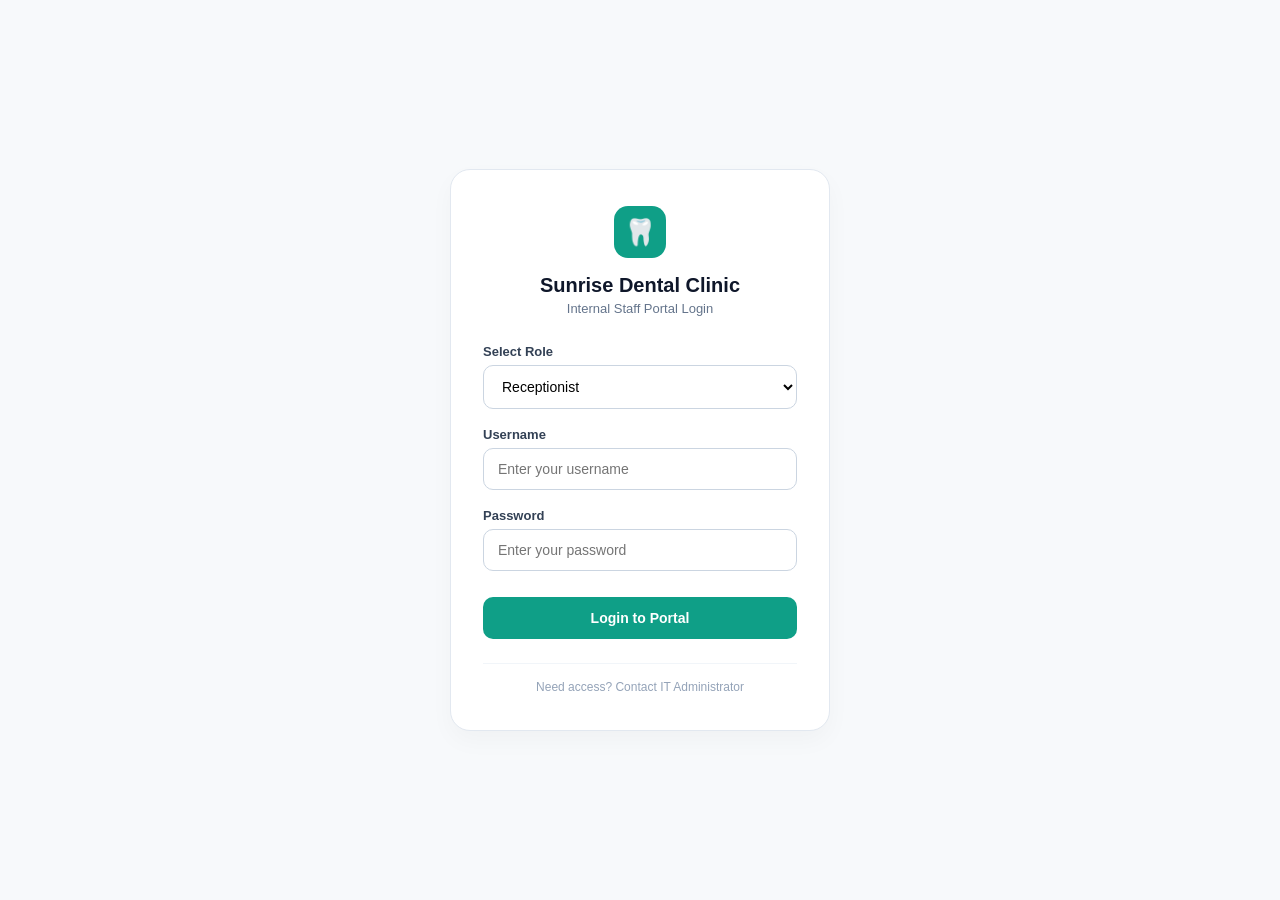
<file: src/main/webapp/index.html>
<!DOCTYPE html>
<html lang="en">
<head>
    <meta charset="UTF-8">
    <meta name="viewport" content="width=device-width, initial-scale=1.0">
    <title>Sunrise Dental Clinic - Staff Login</title>
    <link rel="stylesheet" href="css/login.css">
</head>
<body>

<div class="login-container">
    <div class="login-card">

        <div class="brand-header">
            <div class="logo-icon">🦷</div>
            <h2>Sunrise Dental Clinic</h2>
            <p>Internal Staff Portal Login</p>
        </div>

        <form id="loginForm">

            <div class="form-group">
                <label for="role">Select Role</label>
                <select id="role" required>
                    <option value="receptionist">Receptionist</option>
                    <option value="admin">System Administrator</option>
                </select>
            </div>

            <div class="form-group">
                <label for="username">Username</label>
                <input type="text" id="username" placeholder="Enter your username" required>
            </div>

            <div class="form-group">
                <label for="password">Password</label>
                <input type="password" id="password" placeholder="Enter your password" required>
            </div>

            <button type="submit" class="btn-login">Login to Portal</button>
        </form>

        <div class="login-footer">
            <p>Need access? Contact IT Administrator</p>
        </div>

    </div>
</div>

<!-- External JS Link -->
<script src="js/login.js"></script>

</body>
</html>
</file>
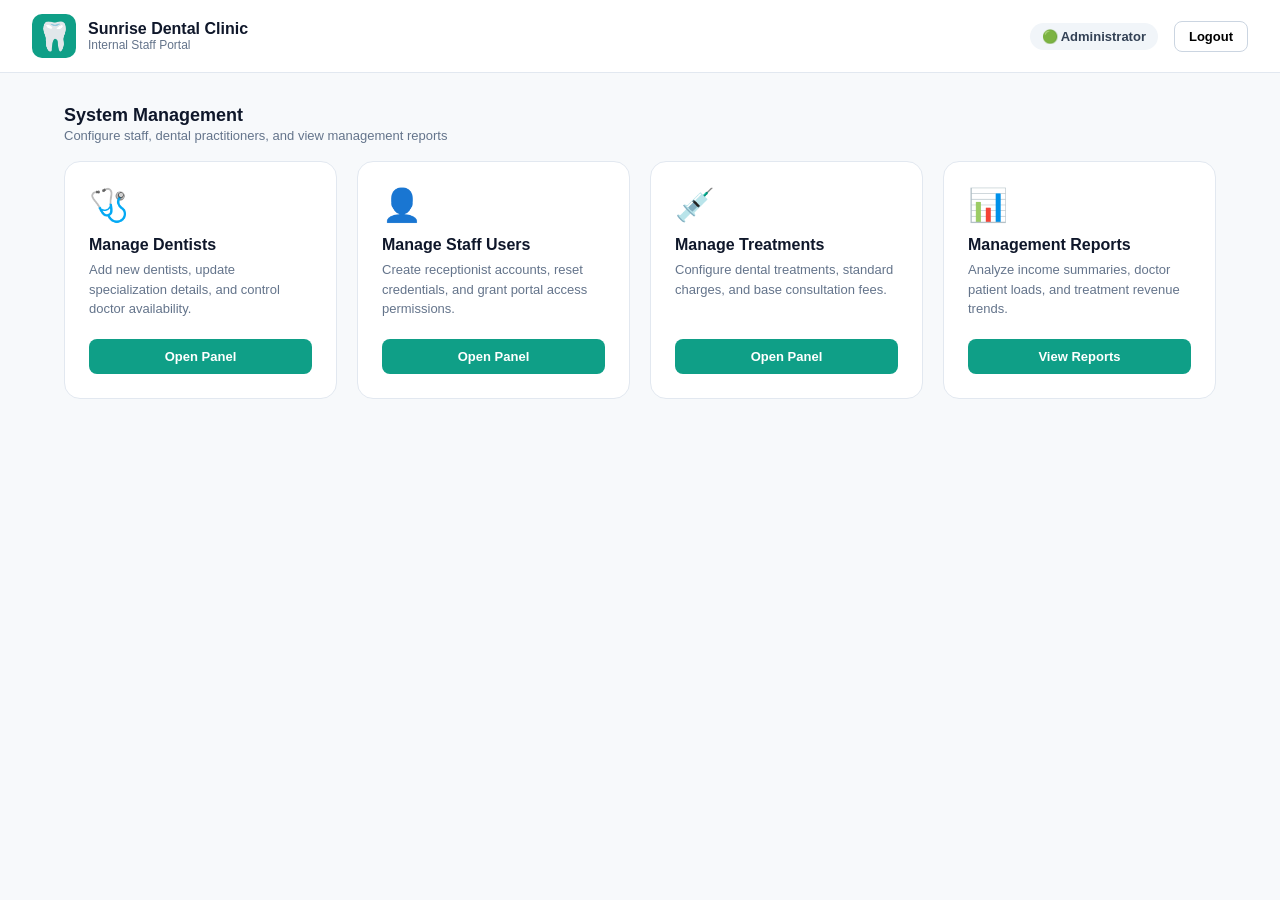
<file: src/main/webapp/admin/dashboard.html>
<!DOCTYPE html>
<html lang="en">
<head>
    <meta charset="UTF-8">
    <meta name="viewport" content="width=device-width, initial-scale=1.0">
    <title>Admin Dashboard - Sunrise Dental Clinic</title>
    <link rel="stylesheet" href="../css/admin-dashboard.css">
</head>
<body>

<!-- Top Navigation Bar -->
<nav class="navbar">
    <div class="nav-brand">
        <span class="logo-icon">🦷</span>
        <div>
            <h2>Sunrise Dental Clinic</h2>
            <p>Internal Staff Portal</p>
        </div>
    </div>
    <div class="nav-right">
        <span class="user-badge">🟢 Administrator</span>
        <button class="btn-logout" onclick="window.location.href='../index.html'">Logout</button>
    </div>
</nav>

<div class="dashboard-container">

    <!-- Management Controls -->
    <div class="section-header">
        <div>
            <h2>System Management</h2>
            <p>Configure staff, dental practitioners, and view management reports</p>
        </div>
    </div>

    <div class="action-grid">
        <div class="action-card">
            <div class="action-icon">🩺</div>
            <h3>Manage Dentists</h3>
            <p>Add new dentists, update specialization details, and control doctor availability.</p>
            <button class="btn-action" onclick="window.location.href='manage-dentists.html'">Open Panel</button>
        </div>

        <div class="action-card">
            <div class="action-icon">👤</div>
            <h3>Manage Staff Users</h3>
            <p>Create receptionist accounts, reset credentials, and grant portal access permissions.</p>
            <button class="btn-action" onclick="window.location.href='manage-staff.html'">Open Panel</button>
        </div>

        <div class="action-card">
            <div class="action-icon">💉</div>
            <h3>Manage Treatments</h3>
            <p>Configure dental treatments, standard charges, and base consultation fees.</p>
            <button class="btn-action" onclick="window.location.href='manage-treatments.html'">Open Panel</button>
        </div>

        <div class="action-card">
            <div class="action-icon">📊</div>
            <h3>Management Reports</h3>
            <p>Analyze income summaries, doctor patient loads, and treatment revenue trends.</p>
            <button class="btn-action" onclick="window.location.href='management-reports.html'">View Reports</button>
        </div>
    </div>

</div>

</body>
</html>
</file>
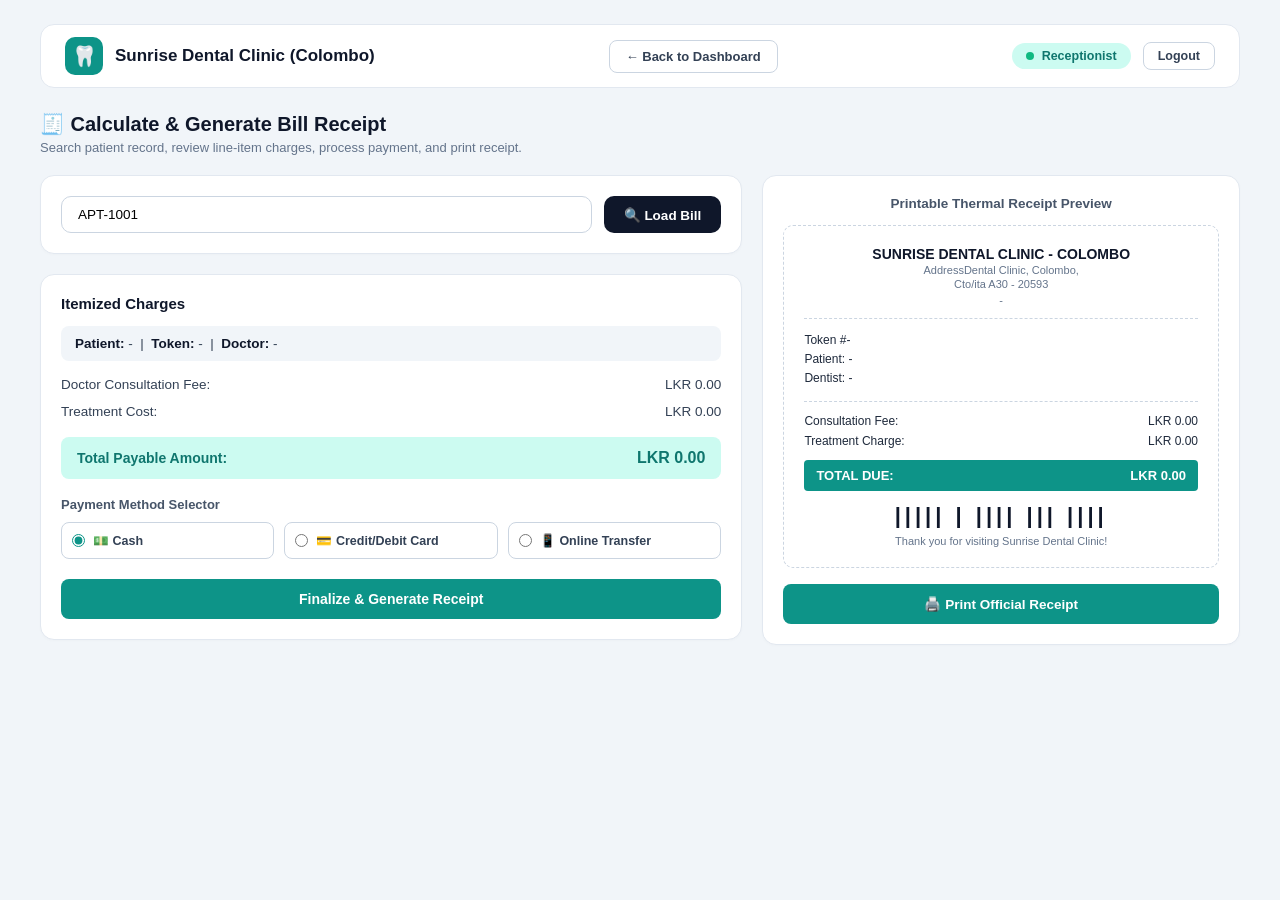
<file: src/main/webapp/receptionist/billing.html>
<!DOCTYPE html>
<html lang="en">
<head>
    <meta charset="UTF-8">
    <title>Calculate & Generate Bill Receipt - Sunrise Dental Clinic</title>
    <link rel="stylesheet" href="../css/billing.css">
</head>
<body>

<!-- Header Navbar -->
<header class="navbar">
    <div class="brand-section">
        <div class="logo-icon">🦷</div>
        <div class="brand-title">Sunrise Dental Clinic (Colombo)</div>
    </div>

    <a href="dashboard.html" class="btn-back">← Back to Dashboard</a>

    <div class="nav-right">
        <div class="user-badge">
            <span class="status-dot"></span> Receptionist
        </div>
        <button class="btn-logout" onclick="location.href='../index.html'">Logout</button>
    </div>
</header>

<!-- Page Header -->
<div class="page-header">
    <h1 class="page-title">🧾 Calculate & Generate Bill Receipt</h1>
    <p class="page-subtitle">Search patient record, review line-item charges, process payment, and print receipt.</p>
</div>

<!-- Main Grid -->
<div class="layout-grid">

    <!-- Left Side Form & Items -->
    <div>
        <!-- Search Card -->
        <div class="card search-card">
            <div class="search-group">
                <input type="text" id="apptSearchInput" class="form-control" placeholder="Enter Appointment Code, e.g., APT-1001..." value="APT-1001">
                <button type="button" class="btn-load" onclick="loadBillData()">🔍 Load Bill</button>
            </div>
        </div>

        <!-- Itemized Charges Card -->
        <div class="card">
            <div class="section-heading">Itemized Charges</div>

            <!-- Patient Summary Strip -->
            <div class="patient-info-strip">
                <strong>Patient:</strong> <span id="pName">-</span> &nbsp;|&nbsp;
                <strong>Token:</strong> <span id="pToken">-</span> &nbsp;|&nbsp;
                <strong>Doctor:</strong> <span id="pDoctor">-</span>
            </div>

            <!-- Charges List -->
            <div class="charge-row">
                <span>Doctor Consultation Fee:</span>
                <span id="feeConsultation">LKR 0.00</span>
            </div>
            <div class="charge-row">
                <span id="lblTreatmentName">Treatment Cost:</span>
                <span id="feeTreatment">LKR 0.00</span>
            </div>

            <!-- Total Payable Bar -->
            <div class="total-payable-box">
                <span>Total Payable Amount:</span>
                <span class="total-payable-amount" id="lblTotalPayable">LKR 0.00</span>
            </div>

            <!-- Payment Method Selector -->
            <div class="payment-selector-title">Payment Method Selector</div>
            <div class="payment-options">
                <label class="payment-option">
                    <input type="radio" name="paymentMethod" value="Cash" checked>
                    <span>💵 Cash</span>
                </label>
                <label class="payment-option">
                    <input type="radio" name="paymentMethod" value="Card">
                    <span>💳 Credit/Debit Card</span>
                </label>
                <label class="payment-option">
                    <input type="radio" name="paymentMethod" value="Online">
                    <span>📱 Online Transfer</span>
                </label>
            </div>

            <!-- Action Button -->
            <button type="button" class="btn-finalize" onclick="finalizeReceipt()">
                Finalize & Generate Receipt
            </button>
        </div>
    </div>

    <!-- Printable Thermal Receipt Preview -->
    <div class="card">
        <div class="receipt-preview-header">Printable Thermal Receipt Preview</div>

        <div class="thermal-receipt" id="printableReceipt">
            <div class="receipt-title">SUNRISE DENTAL CLINIC - COLOMBO</div>
            <div class="receipt-subtext">AddressDental Clinic, Colombo,</div>
            <div class="receipt-subtext">Cto/ita A30 - 20593</div>
            <div class="receipt-subtext" id="recDate" style="margin-top:4px;">-</div>

            <hr class="receipt-dashed-line">

            <div class="receipt-meta">
                Token #<span id="recToken">-</span><br>
                Patient: <span id="recPatient">-</span><br>
                Dentist: <span id="recDoctor">-</span>
            </div>

            <hr class="receipt-dashed-line">

            <div class="receipt-item-row">
                <span>Consultation Fee:</span>
                <span id="recFeeConsultation">LKR 0.00</span>
            </div>
            <div class="receipt-item-row">
                <span id="recTreatmentName">Treatment Charge:</span>
                <span id="recFeeTreatment">LKR 0.00</span>
            </div>

            <div class="receipt-total-bar">
                <span>TOTAL DUE:</span>
                <span id="recTotal">LKR 0.00</span>
            </div>

            <div class="barcode-area">
                <div class="barcode-img">||||| | |||| ||| ||||</div>
            </div>
            <div class="thank-you-msg">Thank you for visiting Sunrise Dental Clinic!</div>
        </div>

        <!-- Print Receipt Button -->
        <button type="button" class="btn-print-official" onclick="window.print()">
            🖨️ Print Official Receipt
        </button>
    </div>

</div>

<script src="../js/billing.js"></script>
</body>
</html>
</file>
<file: src/main/webapp/css/login.css>
* {
    margin: 0;
    padding: 0;
    box-sizing: border-box;
    font-family: 'Inter', -apple-system, BlinkMacSystemFont, 'Segoe UI', Roboto, sans-serif;
}

body {
    background-color: #f7f9fb;
    display: flex;
    justify-content: center;
    align-items: center;
    min-height: 100vh;
}

.login-container {
    width: 100%;
    max-width: 420px;
    padding: 20px;
}

.login-card {
    background: #ffffff;
    padding: 36px 32px;
    border-radius: 20px;
    border: 1px solid #e2e8f0;
    box-shadow: 0 10px 25px rgba(0, 0, 0, 0.03);
}

.brand-header {
    text-align: center;
    margin-bottom: 28px;
}

.logo-icon {
    width: 52px;
    height: 52px;
    background-color: #0f9f87;
    color: white;
    border-radius: 14px;
    display: flex;
    align-items: center;
    justify-content: center;
    font-size: 26px;
    margin: 0 auto 16px auto;
}

.brand-header h2 {
    font-size: 20px;
    color: #0f172a;
    font-weight: 700;
}

.brand-header p {
    font-size: 13px;
    color: #64748b;
    margin-top: 4px;
}

.form-group {
    display: flex;
    flex-direction: column;
    gap: 6px;
    margin-bottom: 18px;
}

.form-group label {
    font-size: 13px;
    font-weight: 600;
    color: #334155;
}

.form-group input,
.form-group select {
    width: 100%;
    padding: 12px 14px;
    border: 1px solid #cbd5e1;
    border-radius: 10px;
    font-size: 14px;
    outline: none;
    transition: border-color 0.2s;
    background-color: #ffffff;
}

.form-group input:focus,
.form-group select:focus {
    border-color: #0f9f87;
}

.btn-login {
    width: 100%;
    background-color: #0f9f87;
    color: white;
    border: none;
    padding: 13px;
    border-radius: 10px;
    font-size: 14px;
    font-weight: 600;
    cursor: pointer;
    margin-top: 8px;
    transition: background-color 0.2s;
}

.btn-login:hover {
    background-color: #0d8a75;
}

.login-footer {
    text-align: center;
    margin-top: 24px;
    padding-top: 16px;
    border-top: 1px solid #f1f5f9;
}

.login-footer p {
    font-size: 12px;
    color: #94a3b8;
}
</file>
<file: src/main/webapp/css/admin-dashboard.css>
* {
    margin: 0;
    padding: 0;
    box-sizing: border-box;
    font-family: 'Inter', -apple-system, BlinkMacSystemFont, 'Segoe UI', Roboto, sans-serif;
}

body {
    background-color: #f7f9fb;
    color: #0f172a;
}

/* Navbar Styling */
.navbar {
    background-color: #ffffff;
    border-bottom: 1px solid #e2e8f0;
    padding: 14px 32px;
    display: flex;
    justify-content: space-between;
    align-items: center;
}

.nav-brand {
    display: flex;
    align-items: center;
    gap: 12px;
}

.logo-icon {
    font-size: 28px;
    background: #0f9f87;
    color: white;
    width: 44px;
    height: 44px;
    border-radius: 10px;
    display: flex;
    align-items: center;
    justify-content: center;
}

.nav-brand h2 {
    font-size: 16px;
    font-weight: 700;
}

.nav-brand p {
    font-size: 12px;
    color: #64748b;
}

.nav-right {
    display: flex;
    align-items: center;
    gap: 16px;
}

.user-badge {
    background-color: #f1f5f9;
    padding: 6px 12px;
    border-radius: 20px;
    font-size: 13px;
    font-weight: 600;
    color: #334155;
}

.btn-logout {
    background: transparent;
    border: 1px solid #cbd5e1;
    padding: 7px 14px;
    border-radius: 8px;
    font-size: 13px;
    font-weight: 600;
    cursor: pointer;
    transition: background-color 0.2s;
}

.btn-logout:hover {
    background-color: #f1f5f9;
}

/* Main Container */
.dashboard-container {
    max-width: 1200px;
    margin: 32px auto;
    padding: 0 24px;
}

.section-header {
    display: flex;
    justify-content: space-between;
    align-items: flex-end;
    margin-bottom: 18px;
}

.section-header h2 {
    font-size: 18px;
    font-weight: 700;
}

.section-header p {
    font-size: 13px;
    color: #64748b;
    margin-top: 2px;
}

.filter-box select {
    padding: 8px 12px;
    border: 1px solid #cbd5e1;
    border-radius: 8px;
    font-size: 13px;
    outline: none;
    background-color: #ffffff;
    cursor: pointer;
}

/* KPI Summary Section */
.kpi-grid {
    display: grid;
    grid-template-columns: repeat(auto-fit, minmax(240px, 1fr));
    gap: 18px;
}

.kpi-card {
    background: #ffffff;
    padding: 20px;
    border-radius: 14px;
    border: 1px solid #e2e8f0;
    display: flex;
    align-items: center;
    gap: 16px;
}

/* Clickable KPI Card Interactive States */
.kpi-card.clickable {
    cursor: pointer;
    transition: transform 0.2s ease, box-shadow 0.2s ease, border-color 0.2s ease;
}

.kpi-card.clickable:hover {
    transform: translateY(-2px);
    box-shadow: 0 8px 20px rgba(15, 159, 135, 0.12);
    border-color: #0f9f87;
}

.kpi-icon {
    width: 48px;
    height: 48px;
    border-radius: 12px;
    display: flex;
    align-items: center;
    justify-content: center;
    font-size: 22px;
}

.kpi-icon.revenue { background-color: #e6f4f1; }
.kpi-icon.appointments { background-color: #eef2ff; }
.kpi-icon.patients { background-color: #f0fdf4; }
.kpi-icon.dentists { background-color: #fff7ed; }

.kpi-info span {
    font-size: 12px;
    color: #64748b;
    font-weight: 500;
}

.kpi-info h3 {
    font-size: 20px;
    font-weight: 700;
    color: #0f172a;
    margin-top: 2px;
}

/* Action Cards Section */
.action-grid {
    display: grid;
    grid-template-columns: repeat(auto-fit, minmax(250px, 1fr));
    gap: 20px;
}

.action-card {
    background: #ffffff;
    padding: 24px;
    border-radius: 16px;
    border: 1px solid #e2e8f0;
    display: flex;
    flex-direction: column;
    transition: transform 0.2s ease, box-shadow 0.2s ease;
}

.action-card:hover {
    transform: translateY(-2px);
    box-shadow: 0 10px 24px rgba(15, 23, 42, 0.06);
}

.action-icon {
    font-size: 32px;
    margin-bottom: 12px;
}

.action-card h3 {
    font-size: 16px;
    font-weight: 700;
    margin-bottom: 6px;
}

.action-card p {
    font-size: 13px;
    color: #64748b;
    line-height: 1.5;
    margin-bottom: 20px;
    flex-grow: 1;
}

.btn-action {
    background-color: #0f9f87;
    color: white;
    border: none;
    padding: 10px 16px;
    border-radius: 8px;
    font-size: 13px;
    font-weight: 600;
    cursor: pointer;
    transition: background-color 0.2s;
}

.btn-action:hover {
    background-color: #0d8a75;
}
</file>
<file: src/main/webapp/css/billing.css>
* {
    margin: 0;
    padding: 0;
    box-sizing: border-box;
    font-family: 'Inter', -apple-system, BlinkMacSystemFont, 'Segoe UI', Roboto, sans-serif;
}

body {
    background-color: #f1f5f9;
    color: #0f172a;
    padding: 24px 40px;
}

/* Header Navbar */
.navbar {
    display: flex;
    justify-content: space-between;
    align-items: center;
    background: #ffffff;
    padding: 12px 24px;
    border-radius: 14px;
    border: 1px solid #e2e8f0;
    margin-bottom: 24px;
}

.brand-section {
    display: flex;
    align-items: center;
    gap: 12px;
}

.logo-icon {
    width: 38px;
    height: 38px;
    background-color: #0d9488;
    color: white;
    border-radius: 10px;
    display: flex;
    align-items: center;
    justify-content: center;
    font-size: 20px;
}

.brand-title {
    font-size: 17px;
    font-weight: 700;
    color: #0f172a;
}

.btn-back {
    text-decoration: none;
    color: #334155;
    font-size: 13px;
    font-weight: 600;
    background: #ffffff;
    border: 1px solid #cbd5e1;
    padding: 8px 16px;
    border-radius: 8px;
    transition: all 0.2s;
}

.btn-back:hover {
    background-color: #f8fafc;
}

.nav-right {
    display: flex;
    align-items: center;
    gap: 12px;
}

.user-badge {
    background-color: #ccfbf1;
    color: #0f766e;
    padding: 6px 14px;
    border-radius: 20px;
    font-size: 12.5px;
    font-weight: 600;
    display: flex;
    align-items: center;
    gap: 8px;
}

.status-dot {
    width: 8px;
    height: 8px;
    background-color: #10b981;
    border-radius: 50%;
}

.btn-logout {
    background: #ffffff;
    border: 1px solid #cbd5e1;
    padding: 6px 14px;
    border-radius: 8px;
    cursor: pointer;
    font-size: 12.5px;
    font-weight: 600;
    color: #334155;
}

/* Page Title Section */
.page-header {
    margin-bottom: 20px;
}

.page-title {
    font-size: 20px;
    font-weight: 700;
    color: #0f172a;
    display: flex;
    align-items: center;
    gap: 8px;
}

.page-subtitle {
    font-size: 13px;
    color: #64748b;
    margin-top: 4px;
}

/* Main Grid Layout */
.layout-grid {
    display: grid;
    grid-template-columns: 1.25fr 0.85fr;
    gap: 20px;
    align-items: start;
}

/* Card Styling */
.card {
    background: #ffffff;
    border-radius: 14px;
    border: 1px solid #e2e8f0;
    padding: 20px;
    box-shadow: 0 1px 3px rgba(0,0,0,0.02);
}

.search-card {
    margin-bottom: 20px;
}

/* Search Bar Box */
.search-group {
    display: flex;
    gap: 12px;
}

.form-control {
    flex: 1;
    padding: 10px 16px;
    border-radius: 10px;
    border: 1px solid #cbd5e1;
    font-size: 13.5px;
    outline: none;
    transition: border-color 0.2s;
    background-color: #ffffff;
}

.form-control:focus {
    border-color: #0d9488;
    box-shadow: 0 0 0 3px rgba(13, 148, 136, 0.1);
}

/* Load Bill Button - Balanced Slate Dark Color */
.btn-load {
    background-color: #0f172a;
    color: #ffffff;
    border: none;
    padding: 10px 20px;
    border-radius: 10px;
    font-size: 13.5px;
    font-weight: 600;
    cursor: pointer;
    display: inline-flex;
    align-items: center;
    gap: 8px;
    transition: background-color 0.2s;
}

.btn-load:hover {
    background-color: #1e293b;
}

/* Itemized Charges Section */
.section-heading {
    font-size: 15px;
    font-weight: 700;
    color: #0f172a;
    margin-bottom: 14px;
}

.patient-info-strip {
    background-color: #f1f5f9;
    padding: 10px 14px;
    border-radius: 8px;
    font-size: 13.5px;
    color: #334155;
    margin-bottom: 16px;
    font-weight: 500;
}

.patient-info-strip strong {
    color: #0f172a;
}

/* Line Items */
.charge-row {
    display: flex;
    justify-content: space-between;
    font-size: 13.5px;
    color: #334155;
    margin-bottom: 12px;
    font-weight: 500;
}

/* Total Payable Box - Subtle Accent */
.total-payable-box {
    background-color: #ccfbf1;
    color: #0f766e;
    padding: 12px 16px;
    border-radius: 8px;
    display: flex;
    justify-content: space-between;
    align-items: center;
    font-size: 14px;
    font-weight: 700;
    margin: 18px 0;
}

.total-payable-amount {
    font-size: 16px;
    font-weight: 800;
}

/* Payment Selector */
.payment-selector-title {
    font-size: 13px;
    font-weight: 600;
    color: #475569;
    margin-bottom: 10px;
}

.payment-options {
    display: flex;
    gap: 10px;
    margin-bottom: 20px;
}

.payment-option {
    flex: 1;
    border: 1px solid #cbd5e1;
    border-radius: 8px;
    padding: 10px;
    display: flex;
    align-items: center;
    gap: 8px;
    cursor: pointer;
    font-size: 12.5px;
    font-weight: 600;
    color: #334155;
    background: #ffffff;
    transition: all 0.2s;
}

.payment-option input {
    accent-color: #0d9488;
}

.payment-option:hover {
    border-color: #0d9488;
    background-color: #f8fafc;
}

/* Finalize Button */
.btn-finalize {
    width: 100%;
    background-color: #0d9488;
    color: white;
    border: none;
    padding: 12px;
    border-radius: 8px;
    font-size: 14px;
    font-weight: 700;
    cursor: pointer;
    transition: background-color 0.2s;
}

.btn-finalize:hover {
    background-color: #0f766e;
}

/* Thermal Receipt Box */
.receipt-preview-header {
    font-size: 13.5px;
    font-weight: 600;
    color: #475569;
    text-align: center;
    margin-bottom: 14px;
}

.thermal-receipt {
    border: 1px dashed #cbd5e1;
    border-radius: 10px;
    padding: 20px;
    background-color: #ffffff;
    font-family: 'Courier New', Courier, monospace;
}

.receipt-title {
    text-align: center;
    font-weight: 800;
    font-size: 14px;
    color: #0f172a;
}

.receipt-subtext {
    text-align: center;
    font-size: 11px;
    color: #64748b;
    margin-top: 2px;
}

.receipt-dashed-line {
    border: none;
    border-top: 1px dashed #cbd5e1;
    margin: 12px 0;
}

.receipt-meta {
    font-size: 12px;
    color: #1e293b;
    line-height: 1.6;
}

.receipt-item-row {
    display: flex;
    justify-content: space-between;
    font-size: 12px;
    color: #1e293b;
    margin-bottom: 6px;
}

.receipt-total-bar {
    background-color: #0d9488;
    color: white;
    padding: 8px 12px;
    display: flex;
    justify-content: space-between;
    font-weight: 800;
    font-size: 13px;
    margin: 12px 0;
    border-radius: 4px;
}

.barcode-area {
    text-align: center;
    margin-top: 12px;
}

.barcode-img {
    letter-spacing: 4px;
    font-size: 22px;
    font-weight: bold;
    color: #0f172a;
}

.thank-you-msg {
    text-align: center;
    font-size: 11px;
    color: #64748b;
    margin-top: 6px;
}

/* Print Button Only */
.btn-print-official {
    width: 100%;
    background-color: #0d9488;
    color: white;
    border: none;
    padding: 12px;
    border-radius: 8px;
    font-size: 13.5px;
    font-weight: 700;
    cursor: pointer;
    margin-top: 16px;
    display: flex;
    align-items: center;
    justify-content: center;
    gap: 8px;
    transition: background-color 0.2s;
}

.btn-print-official:hover {
    background-color: #0f766e;
}

/* Print Only Rule */
@media print {
    body * {
        visibility: hidden;
    }
    .thermal-receipt, .thermal-receipt * {
        visibility: visible;
    }
    .thermal-receipt {
        position: absolute;
        left: 0;
        top: 0;
        width: 100%;
        border: none;
    }
}
</file>
